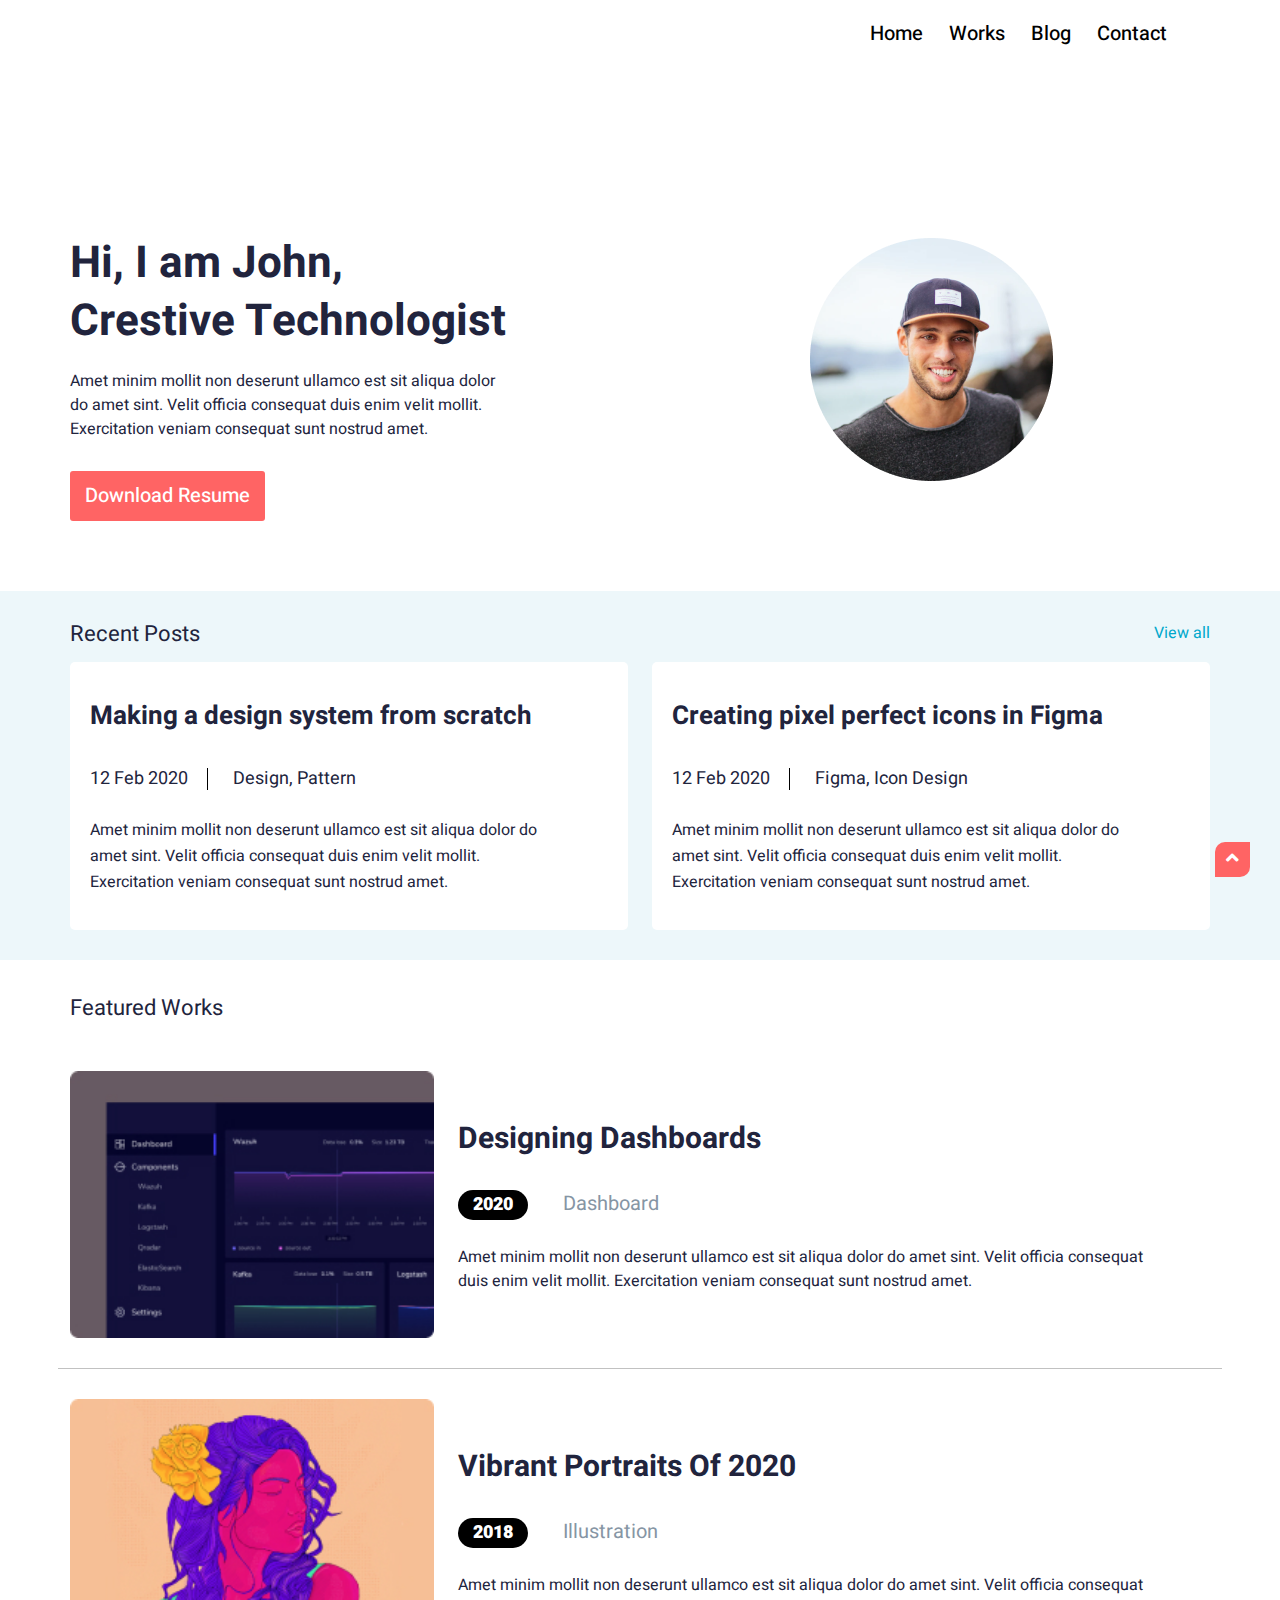
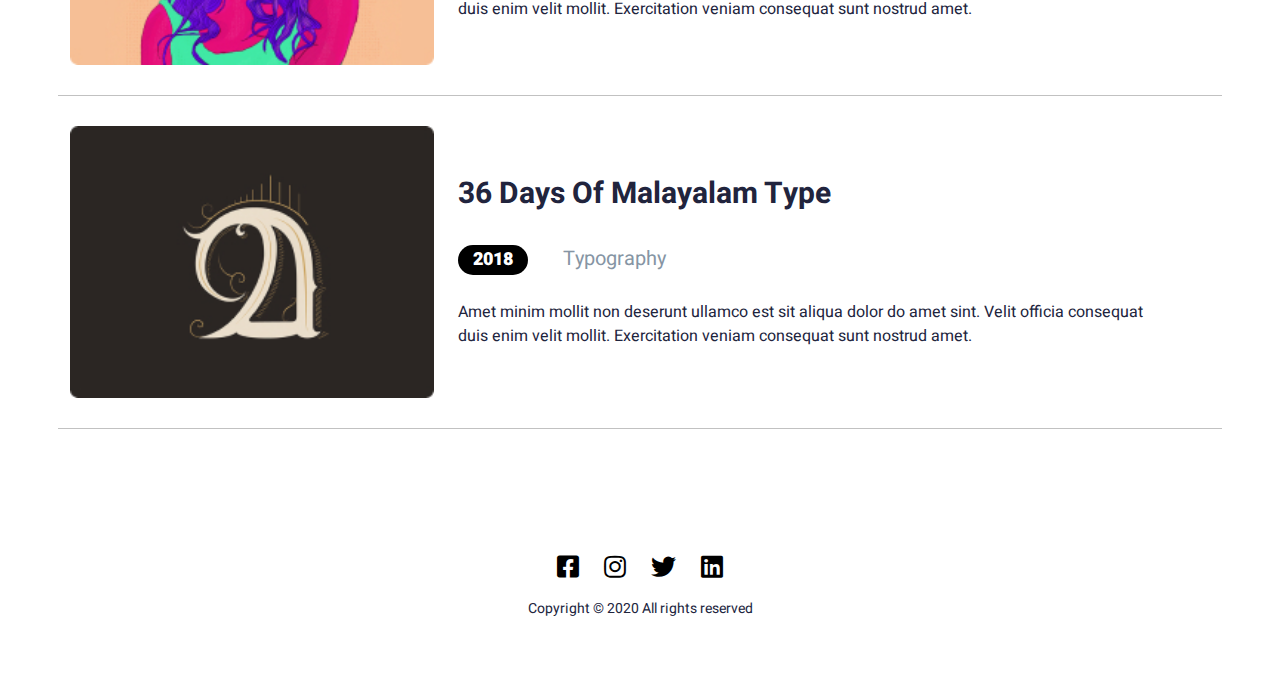
<file: index.html>
<!DOCTYPE html>
<html lang="en">
<head>
    <meta charset="UTF-8">
    <meta http-equiv="X-UA-Compatible" content="IE=edge">
    <meta name="viewport" content="width=device-width, initial-scale=1.0">
    <title>Figma</title>
    <link rel="stylesheet" href="css/bootstrap.min.css">
    <link rel="stylesheet" href="css/all.min.css">
    <link rel="stylesheet" href="css/style.css">
    <link rel="stylesheet" href="css/responsive.css">
</head>
<body >

  <!-- Header  part start -->
<nav class="navbar navbar-expand-md main_manu navigation" >
  <div class="container px-lg-0">
    
    <button class="navbar-toggler" type="button" data-bs-toggle="collapse" data-bs-target="#navbarSupportedContent" aria-controls="navbarSupportedContent" aria-expanded="false" aria-label="Toggle navigation">
      <i class="fas fa-bars"></i>
     
    </button>
    <div class="collapse navbar-collapse menu" id="navbarSupportedContent">
      <ul class="navbar-nav ms-auto mb-2 mb-lg-0">
        <li class="nav-item">
          <a class="nav-link" aria-current="page" href="index.html">home</a>
        </li>
        <li class="nav-item">
          <a class="nav-link " aria-current="page" href="work.html">works</a>
        </li>
        <li class="nav-item">
          <a class="nav-link" href="blog.html">blog</a>
        </li>
        <li class="nav-item">
            <a class="nav-link" href="#">contact</a>
          </li>
    </div>
  </div>
</nav>
<!-- Header part end -->

<!-- Technologi part start -->
<section id="technologist_part">
  <div class="container px-lg-0">
    <div class="row">
      <div class="col-md-6 order-1 order-md-0">
        <div class="technologist_text">
          <h3>Hi, I am John,</h3>
          <h1>crestive technologist</h1>
          <p>Amet minim mollit non deserunt ullamco est sit aliqua dolor do amet sint. Velit officia consequat duis enim velit mollit. Exercitation veniam consequat sunt nostrud amet.</p>
          <a href="#">download resume</a>
        </div>
      </div>
      <div class="col-md-6 text-center order-0 order-md-1 ">
        <div class="technologist_image">
          <img src="images/man1.png" alt="">
        </div>
      </div>
    </div>
  </div>


</section>
<!-- Technologi part end -->

<!-- Recent part start -->
<section id="recent_part">
  <div class="container px-lg-0">
    <div class="row">
      <div class="col-lg-6">
        <div class="recent_post">
          <h6>recent posts</h6>
        </div>
      </div>
      <div class="col-lg-6">
        <div class="view">
          <p>View all</p>
        </div>
      </div>
    </div>
    <div class="row">
      <div class="col-lg-6">
        <div class="recent_text">
          <h2>Making a design system from scratch</h2>
          <span>12 feb 2020</span>
          <b>Design, pattern</b>
          <b class="pattern"> Design, pattern</b>
          <p>Amet minim mollit non deserunt ullamco est sit aliqua dolor do amet sint. Velit officia consequat duis enim velit mollit. Exercitation veniam consequat sunt nostrud amet.</p>
        </div>
      </div>

      <div class="col-lg-6">
        <div class="recent_text">
          <h2>Creating pixel perfect icons in Figma</h2>
          <span>12 feb 2020</span>
          <b>Figma, icon design</b>
          <b class="pattern"> Design, pattern</b>
          <p>Amet minim mollit non deserunt ullamco est sit aliqua dolor do amet sint. Velit officia consequat duis enim velit mollit. Exercitation veniam consequat sunt nostrud amet.</p>
        </div>
      </div>
    </div>
  </div>
</section>
<!-- Recent part end -->

<!-- Feature part start -->
<section id="Feature_part">
  <div class="container px-lg-0">
    <div class="row">
      <div class="col-lg-12">
        <div class="feature_head">
          <h5>featured works</h5>
        </div>
      </div>
    </div>
    <div class="row design_border">
      <div class="col-lg-4">
        <div class="design_image">
          <img src="images/design-img.jpg" class="img-fluid w-100" alt="image">
        </div>
      </div>
      <div class="col-lg-8">
        <div class="design_text">
          <h2>designing dashboards</h2>
          <a href="#">2020</a>
          <b>dashboard</b>
          <p>Amet minim mollit non deserunt ullamco est sit aliqua dolor do amet sint. Velit officia consequat duis enim velit mollit. Exercitation veniam consequat sunt nostrud amet.</p>
        </div>
      </div>
    </div>
    <div class="row design_border">
      <div class="col-lg-4">
        <div class="design_image">
          <img src="images/design-2.jpg" class="img-fluid w-100" alt="image">
        </div>
      </div>
      <div class="col-lg-8">
        <div class="design_text">
          <h2>Vibrant Portraits of 2020</h2>
          <a href="#">2018</a>
          <b>illustration</b>
          <p>Amet minim mollit non deserunt ullamco est sit aliqua dolor do amet sint. Velit officia consequat duis enim velit mollit. Exercitation veniam consequat sunt nostrud amet.</p>
        </div>
      </div>
    </div>
    <div class="row design_border">
      <div class="col-lg-4">
        <div class="design_image">
          <img src="images/design-3.jpg" class="img-fluid w-100" alt="image">
        </div>
      </div>
      <div class="col-lg-8">
        <div class="design_text">
          <h2>36 Days of Malayalam type</h2>
          <a href="#">2018</a>
          <b>typography</b>
          <p>Amet minim mollit non deserunt ullamco est sit aliqua dolor do amet sint. Velit officia consequat duis enim velit mollit. Exercitation veniam consequat sunt nostrud amet.</p>
        </div>
      </div>
    </div>
  </div>
</section>
<!-- Feature part end -->

<!-- footer part start -->
  <footer id="footer_part">
    <div class="container px-lg-0">
      <div class="row">
        <div class="col-lg-12 text-center">
          <div class="footer_text">
            <a href="#"><i class="fab fa-facebook-square"></i></a>
            <a href="#"><i class="fab fa-instagram"></i></a>
            <a href="#"><i class="fab fa-twitter"></i></a>
            <a href="#"><i class="fab fa-linkedin"></i></a>
            <p>Copyright &copy 2020 All rights reserved </p>
          </div>
        </div>
      </div>
    </div>
  </footer>
<!-- footer  part ene -->

<!-- Back to top button -->
<div class="back-to-top">
  <i class="fas fa-angle-up"></i>
</div>
    

    <script src="js/jquery-1.12.4.min.js"></script>
    <script src="js/bootstrap.bundle.min.js"></script>

    <script src="js/script.js"></script>
</body>
</html>
</file>
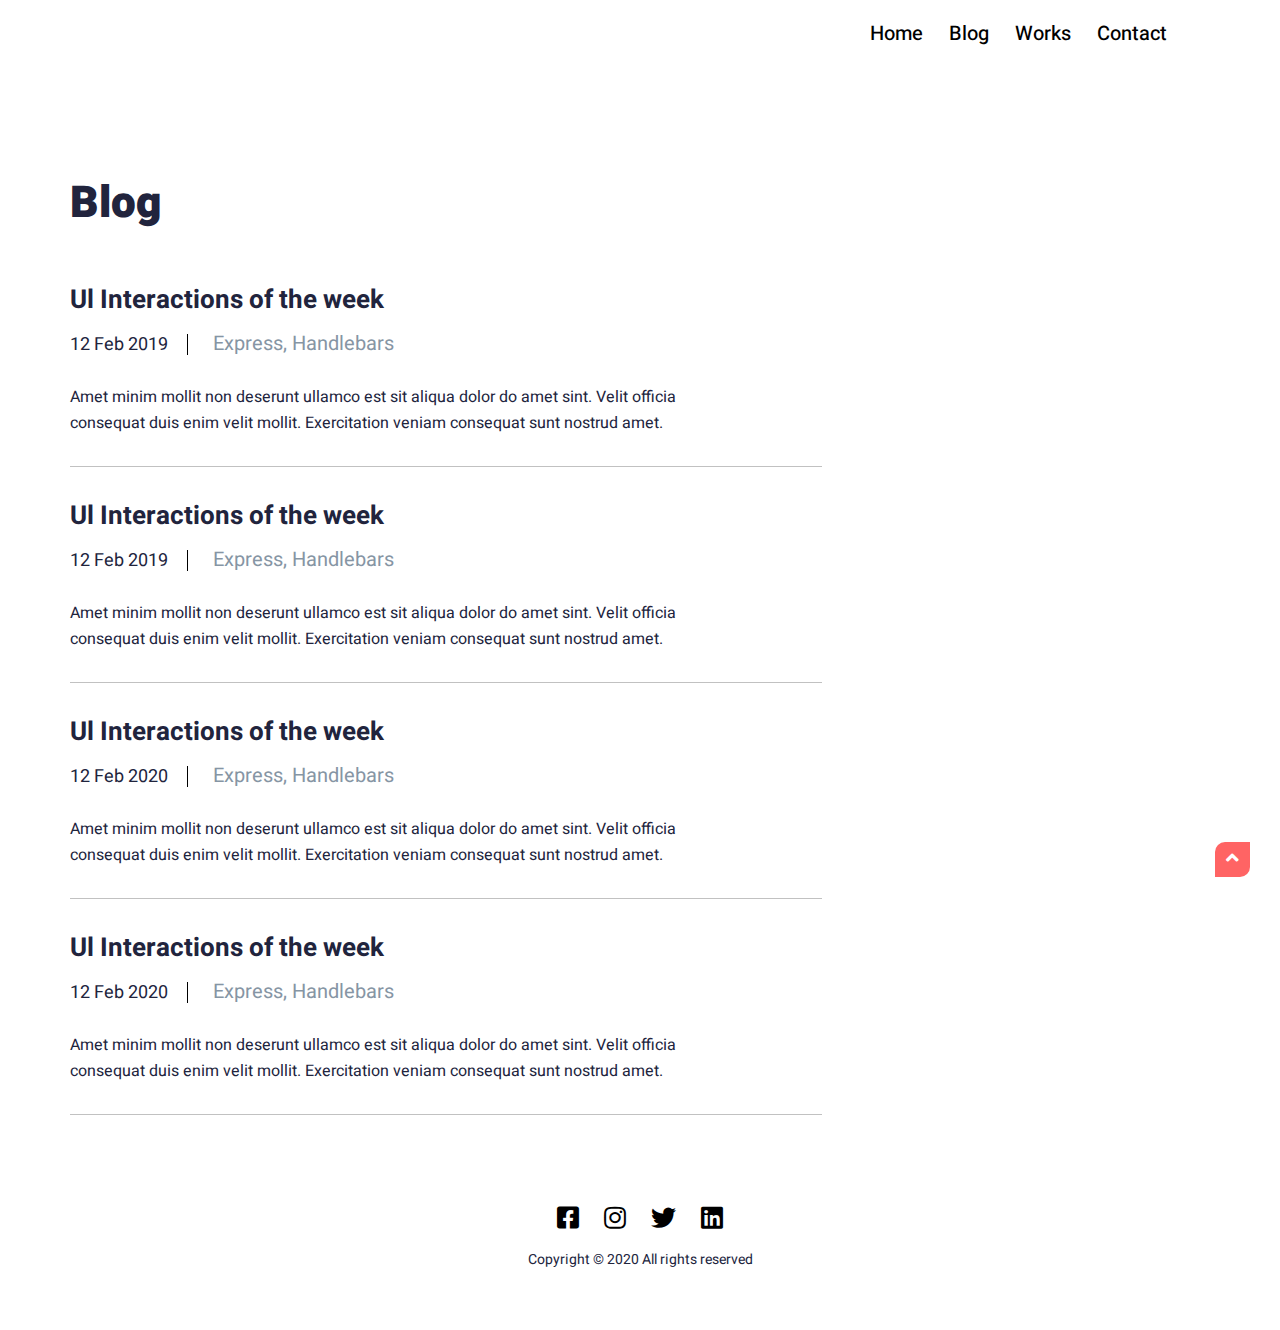
<file: blog.html>
<!DOCTYPE html>
<html lang="en">
<head>
    <meta charset="UTF-8">
    <meta http-equiv="X-UA-Compatible" content="IE=edge">
    <meta name="viewport" content="width=device-width, initial-scale=1.0">
    <title>Figma</title>
    <link rel="stylesheet" href="css/bootstrap.min.css">
    <link rel="stylesheet" href="css/all.min.css">
    <link rel="stylesheet" href="css/style.css">
    <link rel="stylesheet" href="css/responsive.css">
</head>
<body>

  <!-- Header  part start -->
<nav class="navbar navbar-expand-md main_manu navigation">
  <div class="container px-lg-0">
    
    <button class="navbar-toggler" type="button" data-bs-toggle="collapse" data-bs-target="#navbarSupportedContent" aria-controls="navbarSupportedContent" aria-expanded="false" aria-label="Toggle navigation">
     <i class="fas fa-bars"></i>
    </button>
    <div class="collapse navbar-collapse menu" id="navbarSupportedContent">
      <ul class="navbar-nav ms-auto mb-2 mb-lg-0">
        <li class="nav-item">
            <a class="nav-link active" aria-current="page" href="index.html">home</a>
          </li>
        <li class="nav-item">
          <a class="nav-link " aria-current="page" href="blog.html">blog</a>
        </li>
        <li class="nav-item">
          <a class="nav-link" href="work.html">works</a>
        </li>
        <li class="nav-item">
            <a class="nav-link" href="#">contact</a>
          </li>
    </div>
  </div>
</nav>
<!-- Header part end -->

<!-- Interaction part start -->
<section id="blog_part">
  <div class="container px-lg-0">
   <div class="row">
    <div class="col-lg-12">
        <div class="feature_head">
          <h2> blog</h2>
        </div>
      </div>
   </div>
    <div class="row">
      <div class="col-lg-8">
        <div class="blog1_text">
          <h2>Ul Interactions of the week</h2>
          <span>12 feb 2019</span>
          <b>Express, handlebars</b>
          <p>Amet minim mollit non deserunt ullamco est sit aliqua dolor do amet sint. Velit officia consequat duis enim velit mollit. Exercitation veniam consequat sunt nostrud amet.</p>
        </div>
      </div>
      </div>
        <div class="row">
      <div class="col-lg-8">
        <div class="blog1_text">
          <h2>Ul Interactions of the week</h2>
          <span>12 feb 2019</span>
          <b>Express, handlebars</b>
          <p>Amet minim mollit non deserunt ullamco est sit aliqua dolor do amet sint. Velit officia consequat duis enim velit mollit. Exercitation veniam consequat sunt nostrud amet.</p>
        </div>
      </div>
    </div>
    <div class="row">
        <div class="col-lg-8">
          <div class="blog1_text">
            <h2>Ul Interactions of the week</h2>
            <span>12 feb 2020</span>
            <b>Express, handlebars</b>
            <p>Amet minim mollit non deserunt ullamco est sit aliqua dolor do amet sint. Velit officia consequat duis enim velit mollit. Exercitation veniam consequat sunt nostrud amet.</p>
          </div>
        </div>
      </div>
      <div class="row">
        <div class="col-lg-8">
          <div class="blog1_text">
            <h2>Ul Interactions of the week</h2>
            <span>12 feb 2020</span>
            <b>Express, handlebars</b>
            <p>Amet minim mollit non deserunt ullamco est sit aliqua dolor do amet sint. Velit officia consequat duis enim velit mollit. Exercitation veniam consequat sunt nostrud amet.</p>
          </div>
        </div>
      </div>
  </div>
</section>
<!-- Interaction part end -->


<!-- footer part start -->
  <footer id="footer_part">
    <div class="container px-lg-0">
      <div class="row">
        <div class="col-lg-12 text-center">
          <div class="footer_text">
            <a href="#"><i class="fab fa-facebook-square"></i></a>
            <a href="#"><i class="fab fa-instagram"></i></a>
            <a href="#"><i class="fab fa-twitter"></i></a>
            <a href="#"><i class="fab fa-linkedin"></i></a>
            <p>Copyright &copy 2020 All rights reserved </p>
          </div>
        </div>
      </div>
    </div>
  </footer>
<!-- footer  part ene -->

<!-- Back to top -->
<div class="back-to-top">
  <i class="fas fa-angle-up"></i>
</div>
    
    

    <script src="js/jquery-1.12.4.min.js"></script>
    <script src="js/bootstrap.bundle.min.js"></script>
    <script src="js/script.js"></script>
</body>
</html>
</file>
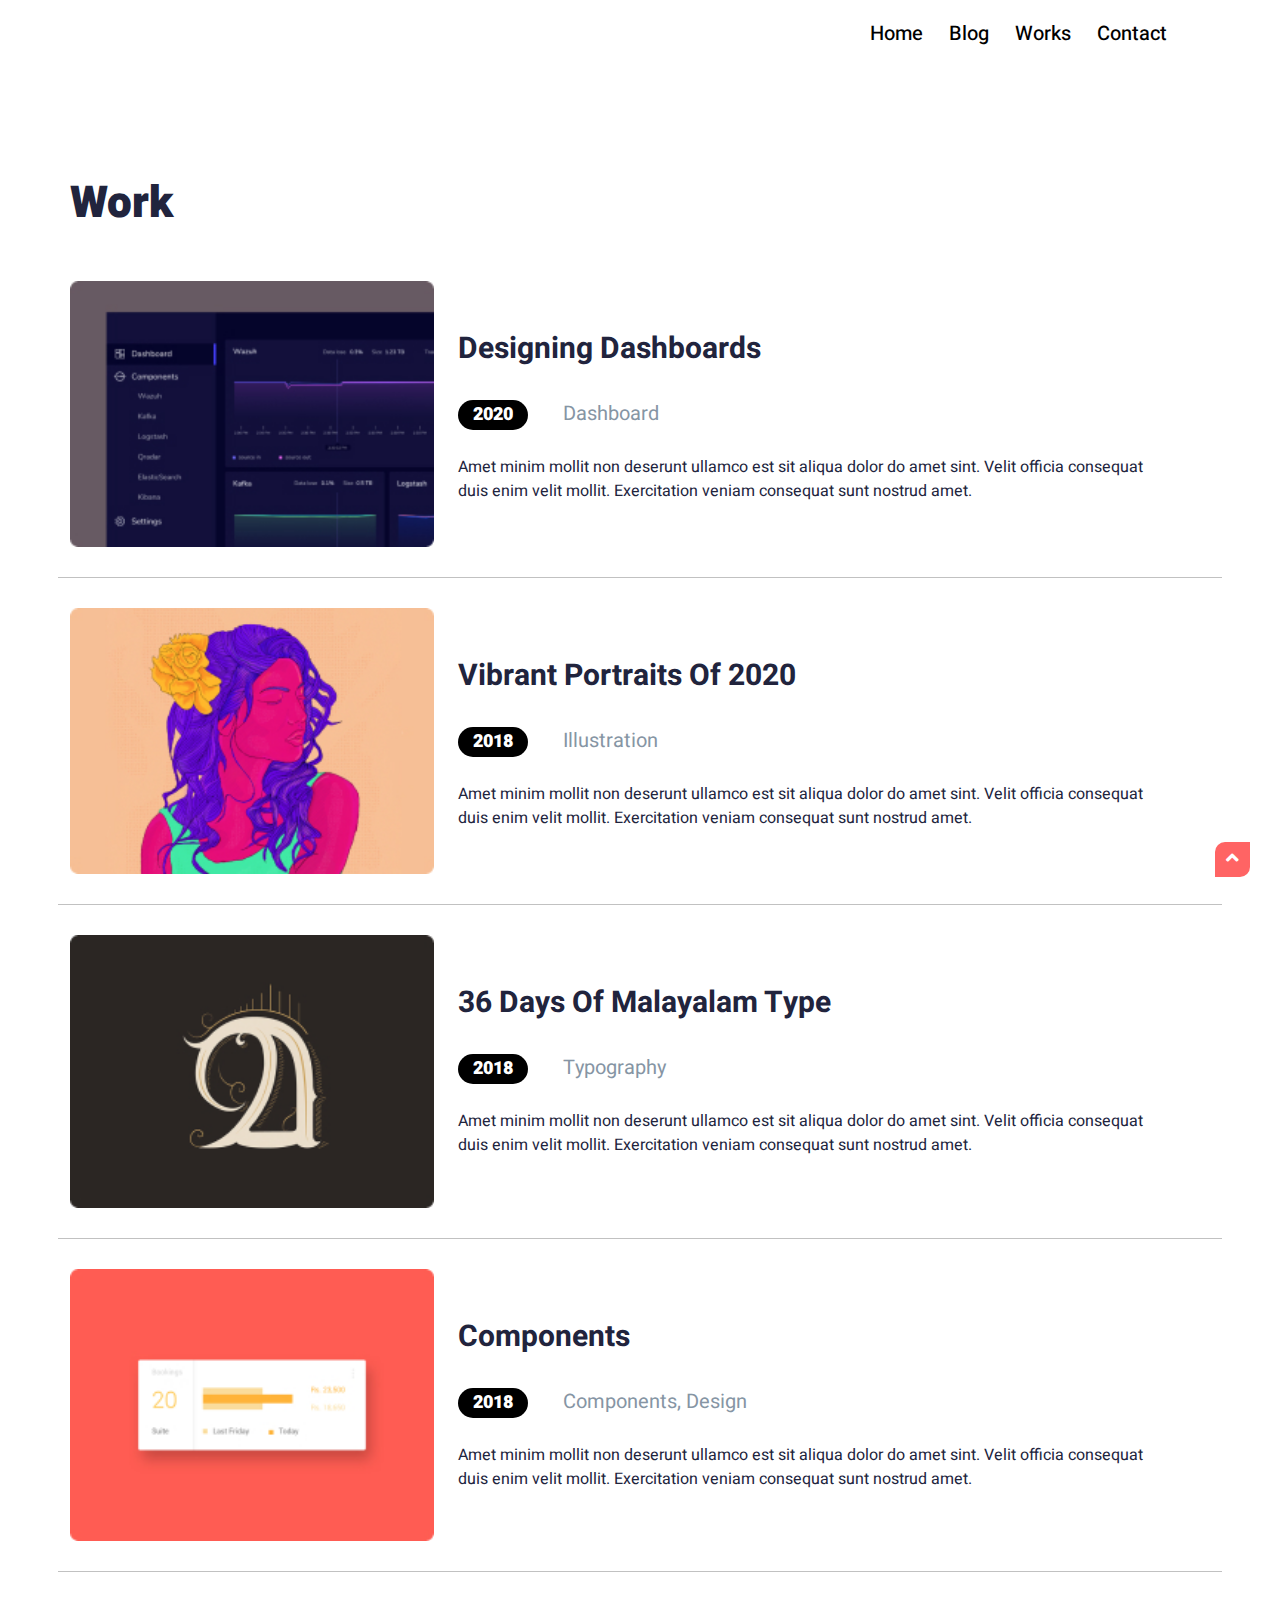
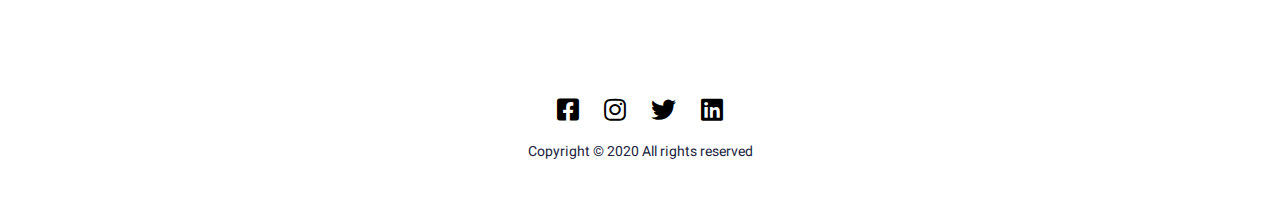
<file: work.html>
<!DOCTYPE html>
<html lang="en">
<head>
    <meta charset="UTF-8">
    <meta http-equiv="X-UA-Compatible" content="IE=edge">
    <meta name="viewport" content="width=device-width, initial-scale=1.0">
    <title>Figma</title>
    <link rel="stylesheet" href="css/bootstrap.min.css">
    <link rel="stylesheet" href="css/all.min.css">
    <link rel="stylesheet" href="css/style.css">
    <link rel="stylesheet" href="css/responsive.css">
</head>
<body>

  <!-- Header  part start -->
<nav class="navbar navbar-expand-md main_manu navigation">
  <div class="container px-lg-0">
    
    <button class="navbar-toggler" type="button" data-bs-toggle="collapse" data-bs-target="#navbarSupportedContent" aria-controls="navbarSupportedContent" aria-expanded="false" aria-label="Toggle navigation">
    <i class="fas fa-bars"></i>
    </button>
    <div class="collapse navbar-collapse menu" id="navbarSupportedContent">
      <ul class="navbar-nav ms-auto mb-2 mb-lg-0">
        <li class="nav-item">
            <a class="nav-link active" aria-current="page" href="index.html">home</a>
          </li>
        <li class="nav-item">
          <a class="nav-link " aria-current="page" href="blog.html">blog</a>
        </li>
        <li class="nav-item">
          <a class="nav-link" href="work.html">works</a>
        </li>
        <li class="nav-item">
            <a class="nav-link" href="#">contact</a>
          </li>
    </div>
  </div>
</nav>
<!-- Header part end -->

<!-- Feature part start -->
<section id="Feature_part" class="work_part">
  <div class="container px-lg-0">
    <div class="row">
      <div class="col-lg-12">
        <div class="feature_head">
          <h2> work</h2>
        </div>
      </div>
    </div>
    <div class="row design_border">
      <div class="col-lg-4">
        <div class="design_image">
          <img src="images/design-img.jpg" class="img-fluid w-100" alt="image">
        </div>
      </div>
      <div class="col-lg-8">
        <div class="design_text">
          <h2>designing dashboards</h2>
          <a href="#">2020</a>
          <b>dashboard</b>
          <p>Amet minim mollit non deserunt ullamco est sit aliqua dolor do amet sint. Velit officia consequat duis enim velit mollit. Exercitation veniam consequat sunt nostrud amet.</p>
        </div>
      </div>
    </div>
    <div class="row design_border">
      <div class="col-lg-4">
        <div class="design_image">
          <img src="images/design-2.jpg" class="img-fluid w-100" alt="image">
        </div>
      </div>
      <div class="col-lg-8">
        <div class="design_text">
          <h2>Vibrant Portraits of 2020</h2>
          <a href="#">2018</a>
          <b>illustration</b>
          <p>Amet minim mollit non deserunt ullamco est sit aliqua dolor do amet sint. Velit officia consequat duis enim velit mollit. Exercitation veniam consequat sunt nostrud amet.</p>
        </div>
      </div>
    </div>
    <div class="row design_border">
      <div class="col-lg-4">
        <div class="design_image">
          <img src="images/design-3.jpg" class="img-fluid w-100" alt="image">
        </div>
      </div>
      <div class="col-lg-8">
        <div class="design_text">
          <h2>36 Days of Malayalam type</h2>
          <a href="#">2018</a>
          <b>typography</b>
          <p>Amet minim mollit non deserunt ullamco est sit aliqua dolor do amet sint. Velit officia consequat duis enim velit mollit. Exercitation veniam consequat sunt nostrud amet.</p>
        </div>
      </div>
    </div>
    <div class="row design_border">
        <div class="col-lg-4">
          <div class="design_image">
            <img src="images/design-4.jpg" class="img-fluid w-100" alt="image">
          </div>
        </div>
        <div class="col-lg-8">
          <div class="design_text">
            <h2>components</h2>
            <a href="#">2018</a>
            <b>components, design</b>
            <p>Amet minim mollit non deserunt ullamco est sit aliqua dolor do amet sint. Velit officia consequat duis enim velit mollit. Exercitation veniam consequat sunt nostrud amet.</p>
          </div>
        </div>
      </div>
  </div>
</section>
<!-- Feature part end -->

<!-- footer part start -->
  <footer id="footer_part">
    <div class="container px-lg-0">
      <div class="row">
        <div class="col-lg-12 text-center">
          <div class="footer_text">
            <a href="#"><i class="fab fa-facebook-square"></i></a>
            <a href="#"><i class="fab fa-instagram"></i></a>
            <a href="#"><i class="fab fa-twitter"></i></a>
            <a href="#"><i class="fab fa-linkedin"></i></a>
            <p>Copyright &copy 2020 All rights reserved </p>
          </div>
        </div>
      </div>
    </div>
  </footer>
<!-- footer  part ene -->

<!-- Back to top -->
<div class="back-to-top">
  <i class="fas fa-angle-up"></i>
</div>
    
    

  <script src="js/jquery-1.12.4.min.js"></script>
    <script src="js/bootstrap.bundle.min.js"></script>
    <script src="js/script.js"></script>
</body>
</html>
</file>
<file: css/style.css>
@import url("https://fonts.googleapis.com/css2?family=Heebo:wght@100;200;300;400;500;600;700;800;900&display=swap");
* {
  margin: 0;
  padding: 0;
}

ul, ol {
  list-style: none;
}

a {
  text-decoration: none;
  display: inline-block;
}

h1, h2, h3, h4, h5, h6, p, ul, ol, li {
  margin: 0;
  padding: 0;
}

/* ================================
            Common css end
    ================================ */
/* ================================
            index page start
    ================================ */
.main_manu .menu ul {
  margin-right: 30px;
}

.main_manu .menu ul li a {
  color: #000;
  font-size: 20px;
  font-weight: 500;
  font-family: "Heebo", sans-serif;
  text-transform: capitalize;
  margin: 3px 5px;
  transition: all linear 0.4s;
  -webkit-transition: all linear 0.4s;
  -moz-transition: all linear 0.4s;
  -ms-transition: all linear 0.4s;
  -o-transition: all linear 0.4s;
}

.main_manu .menu ul li a:hover {
  color: #ff6464;
}

.manu-fix {
  position: fixed;
  left: 0;
  top: 0;
  width: 100%;
  z-index: 999;
  background: #fff;
  -webkit-box-shadow: 0 0 5px #000;
          box-shadow: 0 0 5px #000;
}

#technologist_part {
  padding: 170px 0 70px;
}

#technologist_part .technologist_text h3 {
  color: #21243D;
  font-size: 44px;
  font-weight: 700;
  font-family: "Heebo", sans-serif;
  margin-bottom: 5px;
}

#technologist_part .technologist_text h1 {
  color: #21243D;
  font-size: 44px;
  font-weight: 700;
  font-family: "Heebo", sans-serif;
  text-transform: capitalize;
  margin-bottom: 20px;
}

#technologist_part .technologist_text p {
  color: #21243D;
  font-size: 16px;
  font-weight: 400;
  font-family: "Heebo", sans-serif;
  margin-bottom: 30px;
  padding-right: 116px;
}

#technologist_part .technologist_text a {
  color: #fff;
  font-size: 20px;
  font-weight: 500;
  font-family: "Heebo", sans-serif;
  padding: 0 15px;
  line-height: 50px;
  text-transform: capitalize;
  background: #ff6464;
  border-radius: 3px;
  -webkit-border-radius: 3px;
  -moz-border-radius: 3px;
  -ms-border-radius: 3px;
  -o-border-radius: 3px;
}

#recent_part {
  padding: 30px 0;
  background: #edf7fa;
}

#recent_part .recent_post h6 {
  color: #21243D;
  font-size: 22px;
  font-weight: 400;
  font-family: "Heebo", sans-serif;
  text-transform: capitalize;
  margin-bottom: 15px;
}

#recent_part .view p {
  color: #00A8CC;
  font-size: 16px;
  font-weight: 400;
  font-family: "Heebo", sans-serif;
  text-align: right;
  line-height: 24px;
  margin-bottom: 15px;
}

#recent_part .recent_text {
  background: #fff;
  padding: 35px 0px 35px 20px;
  overflow: hidden;
  border-radius: 5px;
  -webkit-border-radius: 5px;
  -moz-border-radius: 5px;
  -ms-border-radius: 5px;
  -o-border-radius: 5px;
}

#recent_part .recent_text h2 {
  color: #21243D;
  font-size: 26px;
  font-weight: 700;
  font-family: "Heebo", sans-serif;
  line-height: 38px;
  padding-right: 90px;
  margin-bottom: 30px;
}

#recent_part .recent_text span {
  color: #21243D;
  font-size: 18px;
  font-weight: 400;
  font-family: "Heebo", sans-serif;
  text-transform: capitalize;
  margin-right: 20px;
  position: relative;
}

#recent_part .recent_text span::after {
  position: absolute;
  content: "";
  right: -20px;
  top: 3px;
  width: 1px;
  height: 80%;
  background: #000;
}

#recent_part .recent_text b {
  color: #21243D;
  font-size: 18px;
  font-weight: 400;
  font-family: "Heebo", sans-serif;
  text-transform: capitalize;
  margin-left: 20px;
}

#recent_part .recent_text b.pattern {
  display: none;
}

#recent_part .recent_text p {
  color: #21243D;
  font-size: 16px;
  font-weight: 400;
  font-family: "Heebo", sans-serif;
  line-height: 26px;
  margin-top: 25px;
  padding-right: 78px;
}

#Feature_part {
  padding: 35px 0;
}

#Feature_part .feature_head h5 {
  color: #21243D;
  font-size: 22px;
  font-weight: 400;
  font-family: "Heebo", sans-serif;
  margin-bottom: 20px;
  text-transform: capitalize;
}

#Feature_part .design_border {
  padding: 30px 0;
  border-bottom: 1px solid #c1c1c1;
}

#Feature_part .design_border .design_image {
  overflow: hidden;
  border-radius: 5px;
  -webkit-border-radius: 5px;
  -moz-border-radius: 5px;
  -ms-border-radius: 5px;
  -o-border-radius: 5px;
}

#Feature_part .design_border .design_text {
  margin-top: 50px;
}

#Feature_part .design_border .design_text h2 {
  color: #21243D;
  font-size: 30px;
  font-weight: 700;
  font-family: "Heebo", sans-serif;
  text-transform: capitalize;
  margin-bottom: 32px;
}

#Feature_part .design_border .design_text a {
  color: #fff;
  font-size: 18px;
  font-weight: 900;
  font-family: "Heebo", sans-serif;
  background: #000;
  padding: 0 15px;
  line-height: 30px;
  margin-right: 30px;
  border-radius: 22px;
  -webkit-border-radius: 22px;
  -moz-border-radius: 22px;
  -ms-border-radius: 22px;
  -o-border-radius: 22px;
  transition: all linear 0.4s;
  -webkit-transition: all linear 0.4s;
  -moz-transition: all linear 0.4s;
  -ms-transition: all linear 0.4s;
  -o-transition: all linear 0.4s;
}

#Feature_part .design_border .design_text a:hover {
  background: #ff6464;
}

#Feature_part .design_border .design_text b {
  color: #8695A4;
  font-size: 20px;
  font-weight: 400;
  font-family: "Heebo", sans-serif;
  text-transform: capitalize;
}

#Feature_part .design_border .design_text p {
  color: #21243D;
  font-size: 16px;
  font-weight: 400;
  font-family: "Heebo", sans-serif;
  margin-top: 25px;
  padding-right: 40px;
}

#footer_part {
  padding: 90px 0 60px;
}

#footer_part .footer_text a i {
  color: #000;
  background: #fff;
  font-size: 25px;
  margin: 0 10px;
}

#footer_part .footer_text p {
  color: #21243D;
  font-size: 14px;
  font-weight: 400;
  font-family: "Heebo", sans-serif;
  margin-top: 15px;
}

.back-to-top {
  position: fixed;
  right: 30px;
  bottom: 23px;
  width: 35px;
  height: 35px;
  line-height: 35px;
  text-align: center;
  background: #ff6464;
  border-radius: 10px 0px 10px 0px;
  -webkit-border-radius: 10px 0px 10px 0px;
  -moz-border-radius: 10px 0px 10px 0px;
  -ms-border-radius: 10px 0px 10px 0px;
  -o-border-radius: 10px 0px 10px 0px;
}

.back-to-top i {
  color: #fff;
  font-size: 20px;
}

/* ================================
                index page end
    ================================ */
/* ================================
        Work page start
    ================================ */
.work_part {
  padding-top: 110px !important;
}

.work_part .feature_head h2 {
  color: #21243D;
  font-size: 44px;
  font-weight: 900;
  font-family: "Heebo", sans-serif;
  margin-bottom: 20px;
  text-transform: capitalize;
}

/* ================================
        Work page end
   ================================ */
/* ================================
        Work page start
    ================================ */
#blog_part {
  padding-top: 110px;
}

#blog_part .feature_head h2 {
  color: #21243D;
  font-size: 44px;
  font-weight: 900;
  font-family: "Heebo", sans-serif;
  margin-bottom: 20px;
  text-transform: capitalize;
}

#blog_part .blog1_text {
  padding: 30px 0;
  border-bottom: 1px solid #c1c1c1;
}

#blog_part .blog1_text h2 {
  color: #21243D;
  font-size: 26px;
  font-weight: 700;
  font-family: "Heebo", sans-serif;
  line-height: 38px;
  padding-right: 90px;
  margin-bottom: 10px;
}

#blog_part .blog1_text span {
  color: #21243D;
  font-size: 18px;
  font-weight: 400;
  font-family: "Heebo", sans-serif;
  text-transform: capitalize;
  margin-right: 20px;
  position: relative;
}

#blog_part .blog1_text span::after {
  position: absolute;
  content: "";
  right: -20px;
  top: 3px;
  width: 1px;
  height: 80%;
  background: #000;
}

#blog_part .blog1_text b {
  color: #8695A4;
  font-size: 20px;
  font-weight: 400;
  font-family: "Heebo", sans-serif;
  text-transform: capitalize;
  margin-left: 20px;
}

#blog_part .blog1_text p {
  color: #21243D;
  font-size: 16px;
  font-weight: 400;
  font-family: "Heebo", sans-serif;
  line-height: 26px;
  margin-top: 25px;
  padding-right: 78px;
}

/* ================================
        Work page end
   ================================ */
/*# sourceMappingURL=style.css.map */
</file>
<file: css/responsive.css>
/* index page responsive */
@media (min-width:1400px){}
@media (min-width:1200px) and (max-width:1399.98px){}
@media (min-width:992px) and (max-width:1199.98px){
    #technologist_part .technologist_text p {
        padding-right: 0px;
    }
    #recent_part .view p {
        text-align: left;
    }
    #Feature_part .design_border .design_text {
        margin-top: 10px;
    }
}
@media (min-width:768px) and (max-width:991.98px){
    /* technologi part start */
    #technologist_part {
        padding: 81px 0 70px;
    }
    #technologist_part .technologist_text h3 {
        font-size: 40px;
    }
    #technologist_part .technologist_text h1 {
        font-size: 40px;
    }
    #technologist_part .technologist_text p {
        padding-right: 0px;
    }
    #recent_part .view{
        display: none;
    }
    #recent_part .recent_post h6 {
        text-align: center;
    }
    #recent_part .recent_text:first-child {
        margin-bottom: 20px;
    }
    #Feature_part .feature_head h5 {
        text-align: center;
        margin-bottom: 0;
    }
   
}
@media (min-width:576px) and (max-width:767.98px){
    /* Nav part start */
    nav {
        background: #ff6464;
    }
  button {
        display: block;
        text-align: right;
        width: 100%;  
    }
    .navbar-toggler:focus {
        text-decoration: none;
        outline: 0;
        box-shadow: 0 0 0 0rem;
    }
     ul{
        padding: 0;
        text-align: center;
        margin-top: 21px;
        margin-right:0 !important;
        border-top: 1px solid #000;


    }
    ul li{
    margin: 10px 20px 20px;
        border-bottom: 1px solid #fff;
    }
    ul li a{
        margin:0 !important;
        padding:0 !important;
        transition: .4s;
        -webkit-transition: .4s;
        -moz-transition: .4s;
        -ms-transition: .4s;
        -o-transition: .4s;
}
    ul li a:hover{
        color:#fff !important;
    }
    /* nav part end */

    /* technologi part start */
    #technologist_part {
        padding: 60px 0 60px;
    }
    .technologist_text{
        text-align: center !important;
    }
    .technologist_image img{
        width: 200px;
        margin-bottom: 30px;
    }
    #technologist_part .technologist_text h3 {
       
        font-size: 35px;
       
    }
    #technologist_part .technologist_text h1 {
       
        font-size: 40px;
        font-weight: 600;
       
    }
    #technologist_part .technologist_text p {
        
        padding: 0px 15px 0px;
    }
    /* technologi part end */

    /* recent part start */
    #recent_part .view{
        display: none;
    }
    #recent_part .recent_post h6 {
        text-align: center;
    }
    #recent_part .recent_text {
       
        margin:auto;
    }
    #recent_part .recent_text:first-child{
        margin-bottom: 20px;
    }
    #recent_part .recent_text h2 {
        font-size: 20px;
        line-height: 30px;
        padding-right: 0px;
        margin-bottom: 12px;
    }
    #recent_part .recent_text p {
        padding-right: 0px;
    }
    #recent_part .recent_text b {
        display: none;
    }
    #recent_part .recent_text b.pattern {
        display: block;
        margin-left: 15px;
        display: inline-block;
    }
    /* recent part end */

    /* feature part start */
    #Feature_part .feature_head h5 {
        margin-bottom: 0px;
        text-align: center;
    }
    #Feature_part .design_border .design_text h2 {
        font-size: 29px;
        margin-bottom: 20px;
    }
    #Feature_part .design_border .design_text h2 {
        font-size: 23px;
        margin-bottom: 20px;
    }
    /* feature part end */

    /* footer part start */
    #footer_part {
        padding: 25px 0 60px;
    }
    /* footer part end */
    .manu-fix{
        background: #ff6464;
    }

}
@media (max-width:575.98px){

    /* Nav part start */
    nav {
        background: #ff6464;
    }
  button {
        display: block;
        text-align: right;
        width: 100%;  
    }
    .navbar-toggler:focus {
        text-decoration: none;
        outline: 0;
        box-shadow: 0 0 0 0rem;
    }
     ul{
        padding: 0;
        text-align: center;
        margin-top: 21px;
        margin-right:0 !important;
        border-top: 1px solid #000;


    }
    ul li{
    margin: 10px 20px 20px;
        border-bottom: 1px solid #fff;
    }
    ul li a{
        margin:0 !important;
        padding:0 !important;
        transition: .4s;
        -webkit-transition: .4s;
        -moz-transition: .4s;
        -ms-transition: .4s;
        -o-transition: .4s;
}
    ul li a:hover{
        color:#fff !important;
    }
    #technologist_part {
        padding: 60px 0 60px;
    }
    .technologist_text{
        text-align: center !important;
    }
    .technologist_image img{
        width: 200px;
        margin-bottom: 30px;
    }
    #technologist_part .technologist_text h3 {
       
        font-size: 35px;
       
    }
    #technologist_part .technologist_text h1 {
       
        font-size: 40px;
        font-weight: 600;
       
    }
    #technologist_part .technologist_text p {
        
        padding: 0px 15px 0px;
    }
    #recent_part .view{
        display: none;
    }
    #recent_part .recent_post h6 {
        text-align: center;
    }
    #recent_part .recent_text {
       
        margin:auto;
    }
    #recent_part .recent_text:first-child{
        margin-bottom: 20px;
    }
    #recent_part .recent_text h2 {
        font-size: 20px;
        line-height: 30px;
        padding-right: 0px;
        margin-bottom: 12px;
    }
    #recent_part .recent_text p {
        padding-right: 0px;
    }
    #recent_part .recent_text b {
        display: none;
    }
    #recent_part .recent_text b.pattern {
        display: block;
        margin-left: 15px;
        display: inline-block;
    }
    #Feature_part .feature_head h5 {
        margin-bottom: 0px;
        text-align: center;
    }
    #Feature_part .design_border .design_text h2 {
        font-size: 29px;
        margin-bottom: 20px;
    }
    #Feature_part .design_border .design_text h2 {
        font-size: 23px;
        margin-bottom: 20px;
    }
    #footer_part {
        padding: 25px 0 60px;
    }
    /* Nav part end */
    .manu-fix{
        background: #ff6464;
    }
}

/* ..............work page responsive.................... */
@media (max-width:575px){
    /* Feature part start */
    .work_part {
        padding-top: 60px !important;
    }
    /* Feature part end */
}

/* ............Blog page responsive.................. */
@media (min-width:1400px){}
@media (min-width:1200px) and (max-width:1399.98px){}
@media (min-width:992px) and (max-width:1199.98px){}
@media (min-width:768px) and (max-width:991.98px){}
@media (min-width:576px) and (max-width:767.98px){}
@media (max-width:575.98px){
    /* interaction part start */
    #blog_part {
        padding-top: 60px;
    }
    #blog_part .feature_head h2 {
        font-size: 40px;
        margin-bottom: 0px;
    }
    #blog_part .blog1_text h2 {
        font-size: 24px;
        padding-right: 0px;
        margin-bottom: 5px;
    }
    #blog_part .blog1_text b {
        font-size: 17px;
        margin-left: 15px;
    }
    #blog_part .blog1_text p {
        font-size: 16px;
        padding-right: 0px;
    }
    #footer_part {
        padding: 80px 0 55px;
    }
    /* interaction part iend */
}
</file>
